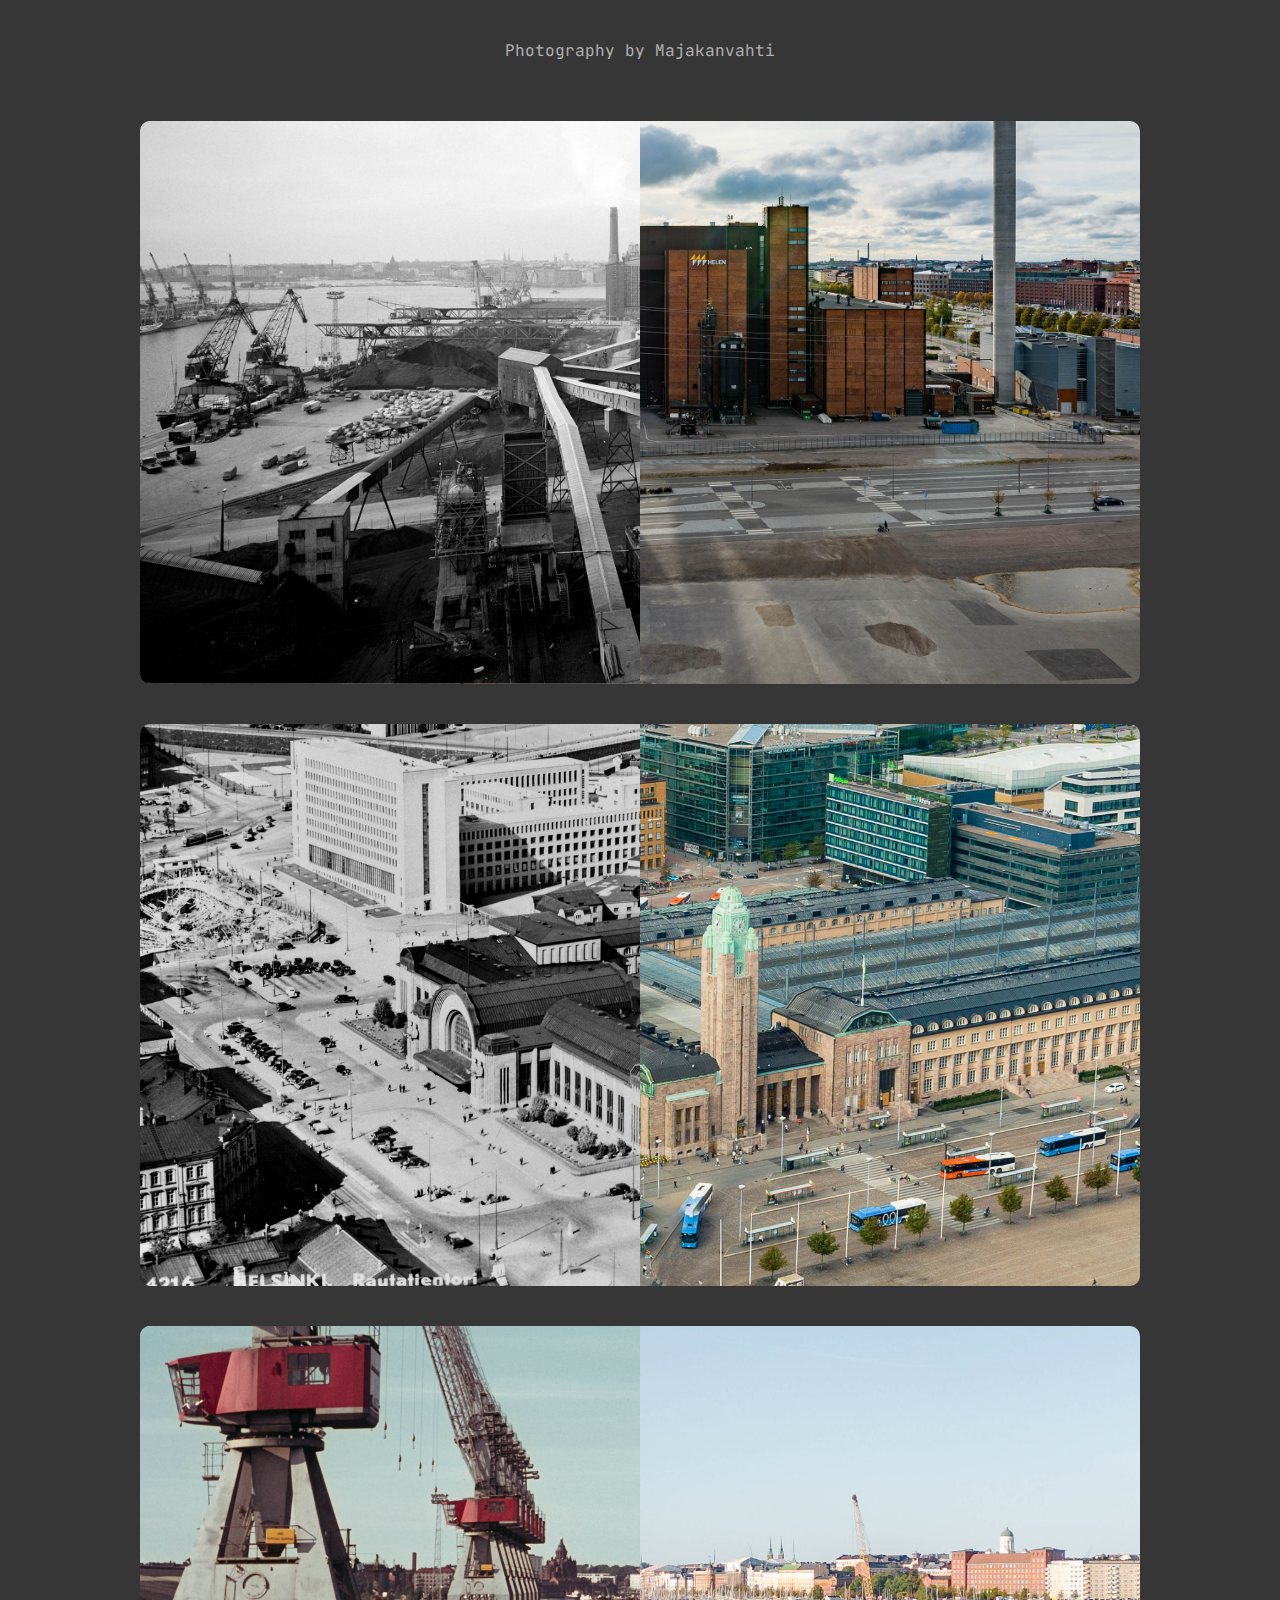
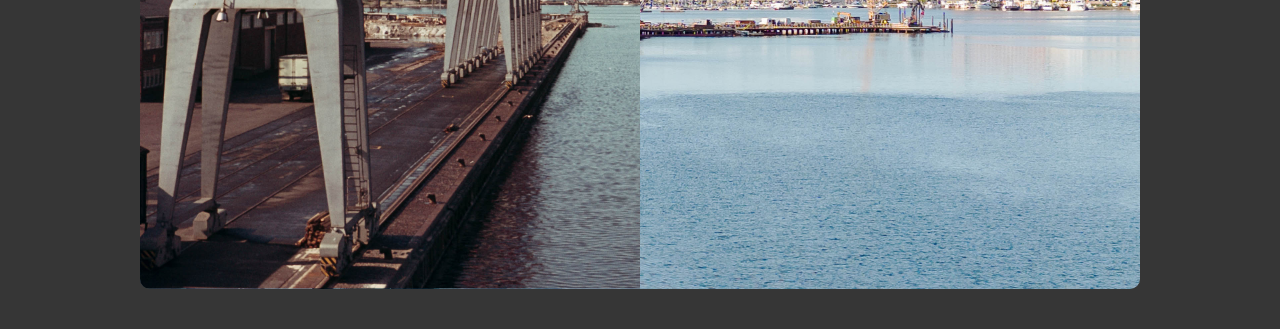
<file: index.htm>
<!DOCTYPE html>
<html lang="en">
  <head>
    <meta charset="UTF-8" />
    <meta name="viewport" content="width=device-width, initial-scale=1.0" />
    <title>Stack Sliders</title>
    <link rel="stylesheet" href="css/style.css" />
    <link rel="preconnect" href="https://fonts.googleapis.com" />
    <link rel="preconnect" href="https://fonts.gstatic.com" crossorigin />
    <link href="https://fonts.googleapis.com/css2?family=JetBrains+Mono:wght@400;700&display=swap" rel="stylesheet" />
    <link rel="icon" href="https://taigajim.com/img/favicon.ico" type="image/x-icon" />
  </head>
  <body>
    <div id="sliders-container">
      <p>Photography by <a href="https://www.instagram.com/majakanvahti/">Majakanvahti</a></p>
      <div class="image-slider" data-percentage="50">
        <img src="imgSlider/hanasaaren_voimalaitos_a.jpg" class="before" alt="Before" />
        <img src="imgSlider/hanasaaren_voimalaitos_b.jpg" class="after" alt="After" />
      </div>
      <div class="image-slider" data-percentage="50">
        <img src="imgSlider/rautatieasema_a.jpg" class="before" alt="Before" />
        <img src="imgSlider/rautatieasema_b.jpg" class="after" alt="After" />
      </div>
      <div class="image-slider" data-percentage="50">
        <img src="imgSlider/sompasaari_a.jpg" class="before" alt="Before" />
        <img src="imgSlider/sompasaari_b.jpg" class="after" alt="After" />
      </div>
    </div>
    <script src="js/stackSlider.js"></script>
  </body>
</html>
</file>
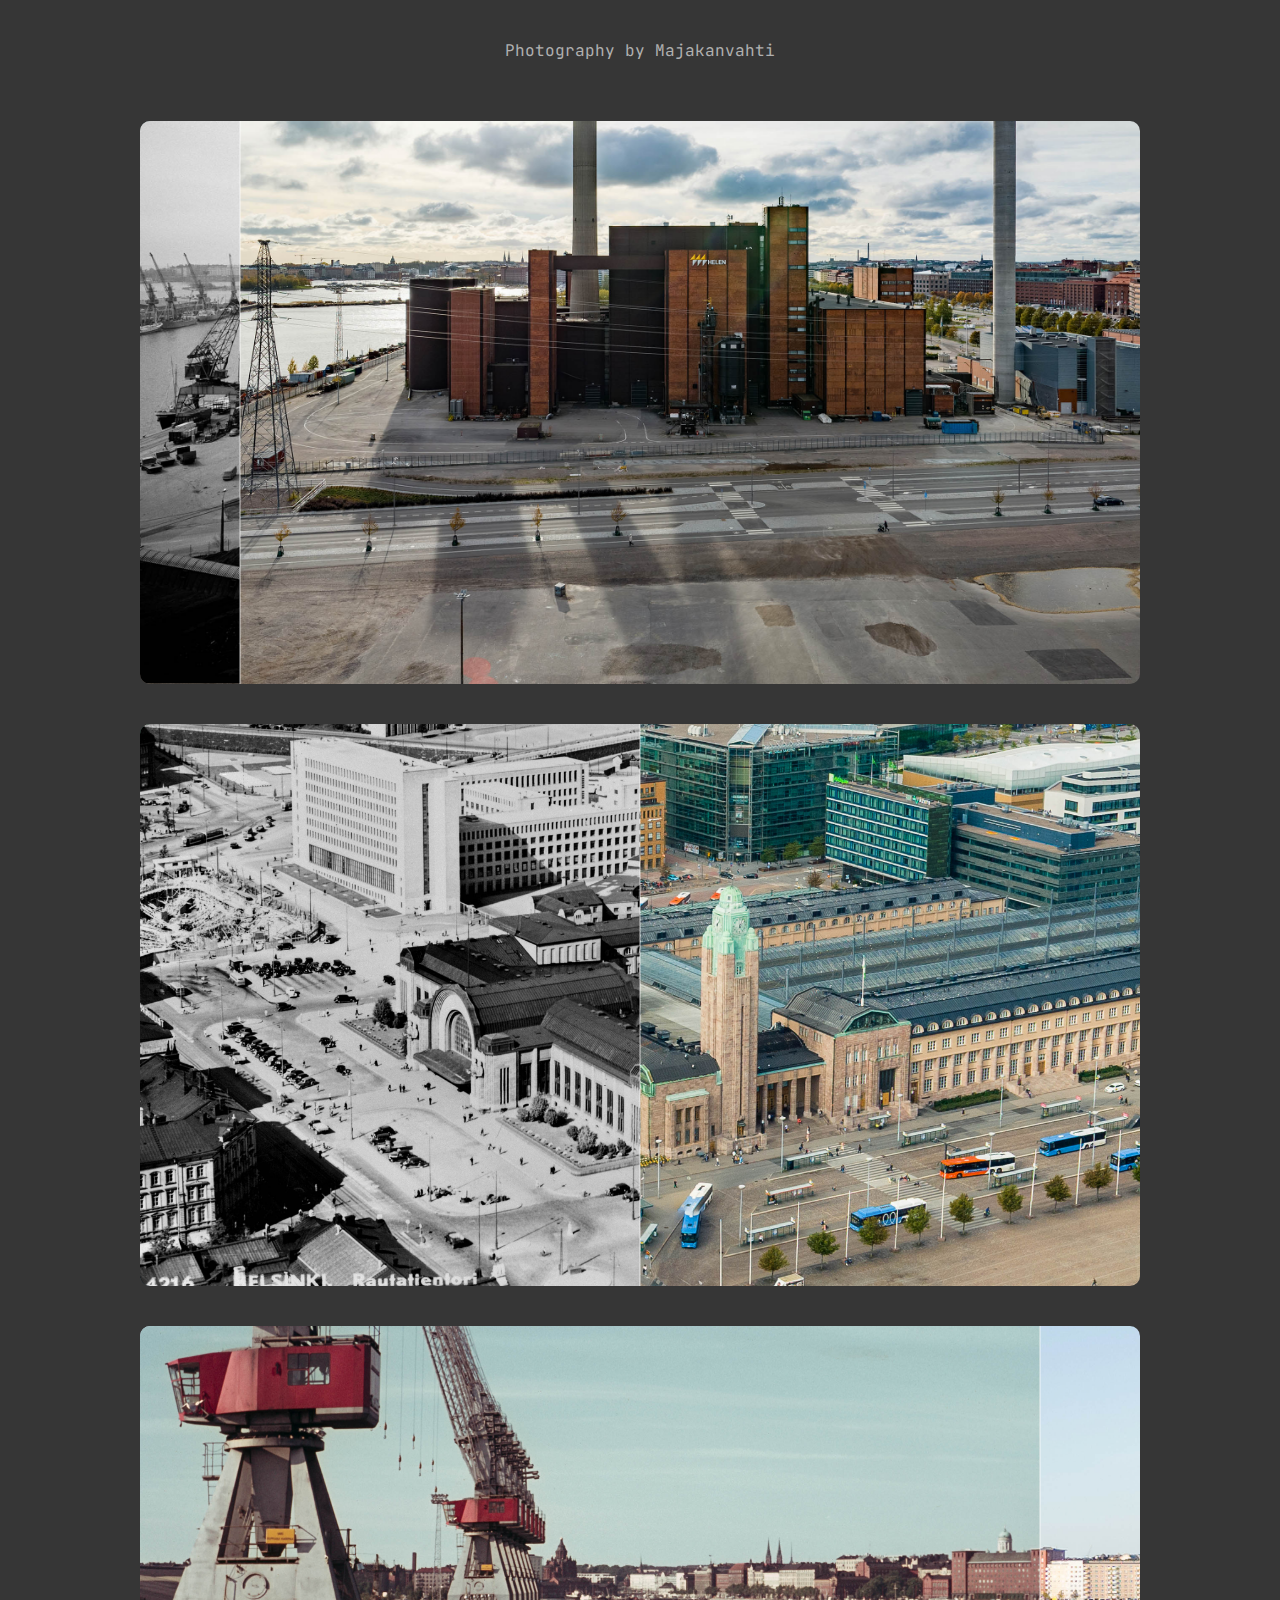
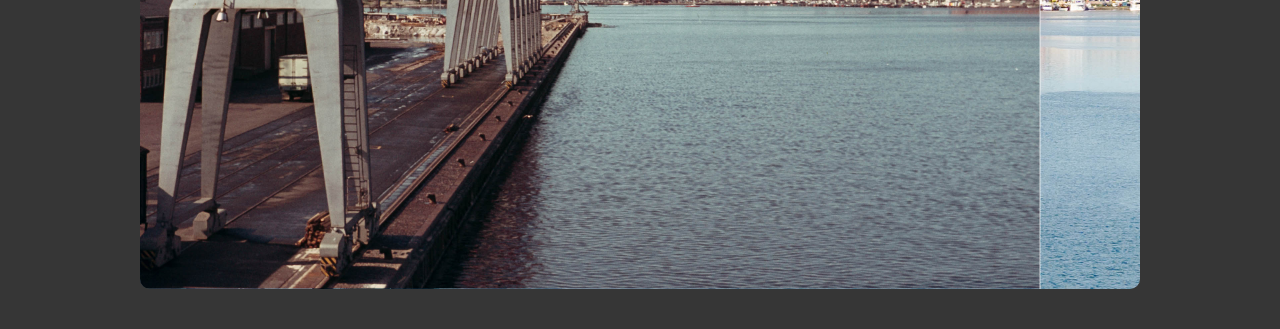
<file: index.html>
<!DOCTYPE html>
<html lang="en">
  <head>
    <meta charset="UTF-8" />
    <meta name="viewport" content="width=device-width, initial-scale=1.0" />
    <title>Stack Sliders</title>
    <link rel="stylesheet" href="css/style.css" />
    <link rel="preconnect" href="https://fonts.googleapis.com" />
    <link rel="preconnect" href="https://fonts.gstatic.com" crossorigin />
    <link href="https://fonts.googleapis.com/css2?family=JetBrains+Mono:wght@400;700&display=swap" rel="stylesheet" />
    <link rel="icon" href="https://taigajim.com/img/favicon.ico" type="image/x-icon" />
  </head>
  <body>
    <div id="sliders-container">
      <p>Photography by <a href="https://www.instagram.com/majakanvahti/">Majakanvahti</a></p>
      <div class="image-slider" data-percentage="10">
        <img src="imgSlider/hanasaaren_voimalaitos_a.jpg" class="before" alt="Original photograph of Hanasaari power plant" />
        <img src="imgSlider/hanasaaren_voimalaitos_b.jpg" class="after" alt="Processed photograph of Hanasaari power plant" />
      </div>
      <div class="image-slider" data-percentage="50">
        <img src="imgSlider/rautatieasema_a.jpg" class="before" alt="Original photograph of Helsinki Central Railway Station" />
        <img src="imgSlider/rautatieasema_b.jpg" class="after" alt="Processed photograph of Helsinki Central Railway Station" />
      </div>
      <div class="image-slider" data-percentage="90">
        <img src="imgSlider/sompasaari_a.jpg" class="before" alt="Original photograph of Sompasaari" />
        <img src="imgSlider/sompasaari_b.jpg" class="after" alt="Processed photograph of Sompasaari" />
      </div>
    </div>
    <script type="module" src="js/stackSlider.js"></script>
  </body>
</html>
</file>
<file: css/style.css>
:root {
  --slider-bg: #363636;
  --slider-text: #b0b0b0;
  --slider-text-hover: #ffffff;
  --slider-line-color: rgba(255, 255, 255, 0.7);
  --slider-line-active: rgba(255, 255, 255, 0.9);
  --slider-line-width: 1px;
  --slider-border-radius: 10px;
  --slider-max-width: 1000px;
  --slider-aspect-ratio: 16 / 9;
  --slider-gap: 40px;
  --slider-hit-area: 40px;
  --slider-focus-color: rgba(59, 130, 246, 0.6);
}

* {
  margin: 0;
  padding: 0;
  box-sizing: border-box;
}

body {
  display: flex;
  flex-direction: column;
  min-height: 100vh;
  padding: 20px;
  background-color: var(--slider-bg);
  font-family: 'JetBrains Mono', monospace;
}

#sliders-container {
  display: flex;
  flex-direction: column;
  gap: var(--slider-gap);
  align-items: center;
  padding: 20px 0;
  width: 100%;
  flex-grow: 1;
}

#sliders-container p {
  color: var(--slider-text);
  margin-bottom: 20px;
}

#sliders-container a {
  color: var(--slider-text);
  text-decoration: none;
  transition: color 0.1s ease;
}

#sliders-container a:hover {
  color: var(--slider-text-hover);
}

.image-slider {
  position: relative;
  width: 100%;
  max-width: var(--slider-max-width);
  overflow: hidden;
  border-radius: var(--slider-border-radius);
  aspect-ratio: var(--slider-aspect-ratio);
  transition: box-shadow 0.2s ease;
  user-select: none;
  cursor: col-resize;
  touch-action: pan-y;
  outline: none;
}

.image-slider:focus-visible {
  box-shadow: 0 0 0 3px var(--slider-focus-color);
}

.image-slider .before,
.image-slider .after {
  position: absolute;
  top: 0;
  left: 0;
  width: 100%;
  height: 100%;
  object-fit: cover;
}

.image-slider .after {
  clip-path: inset(0 50% 0 0);
}

.image-slider img {
  width: 100%;
  height: auto;
  display: block;
}

.slider-line {
  position: absolute;
  top: 0;
  bottom: 0;
  width: var(--slider-line-width);
  background-color: var(--slider-line-color);
  z-index: 10;
  transform: translateX(-50%);
  transition: background-color 0.1s ease;
  touch-action: pan-y;
  pointer-events: none;
}

.slider-line::before {
  content: '';
  position: absolute;
  top: 0;
  bottom: 0;
  left: calc(var(--slider-hit-area) / -2);
  right: calc(var(--slider-hit-area) / -2);
  background: transparent;
}

.slider-line:active,
.image-slider.dragging .slider-line,
.image-slider:focus-visible .slider-line {
  background-color: var(--slider-line-active);
  box-shadow: 0 0 2px rgba(255, 255, 255, 0.5);
}

.image-slider.dragging {
  box-shadow: 0 0 0 2px rgba(255, 255, 255, 0.5);
}

.image-slider.dragging .slider-line::before {
  background: rgba(255, 255, 255, 0.1);
}

/* Respect user's reduced motion preferences */
@media (prefers-reduced-motion: reduce) {
  .image-slider {
    transition: none;
  }

  .slider-line {
    transition: none;
  }

  #sliders-container a {
    transition: none;
  }
}
</file>
